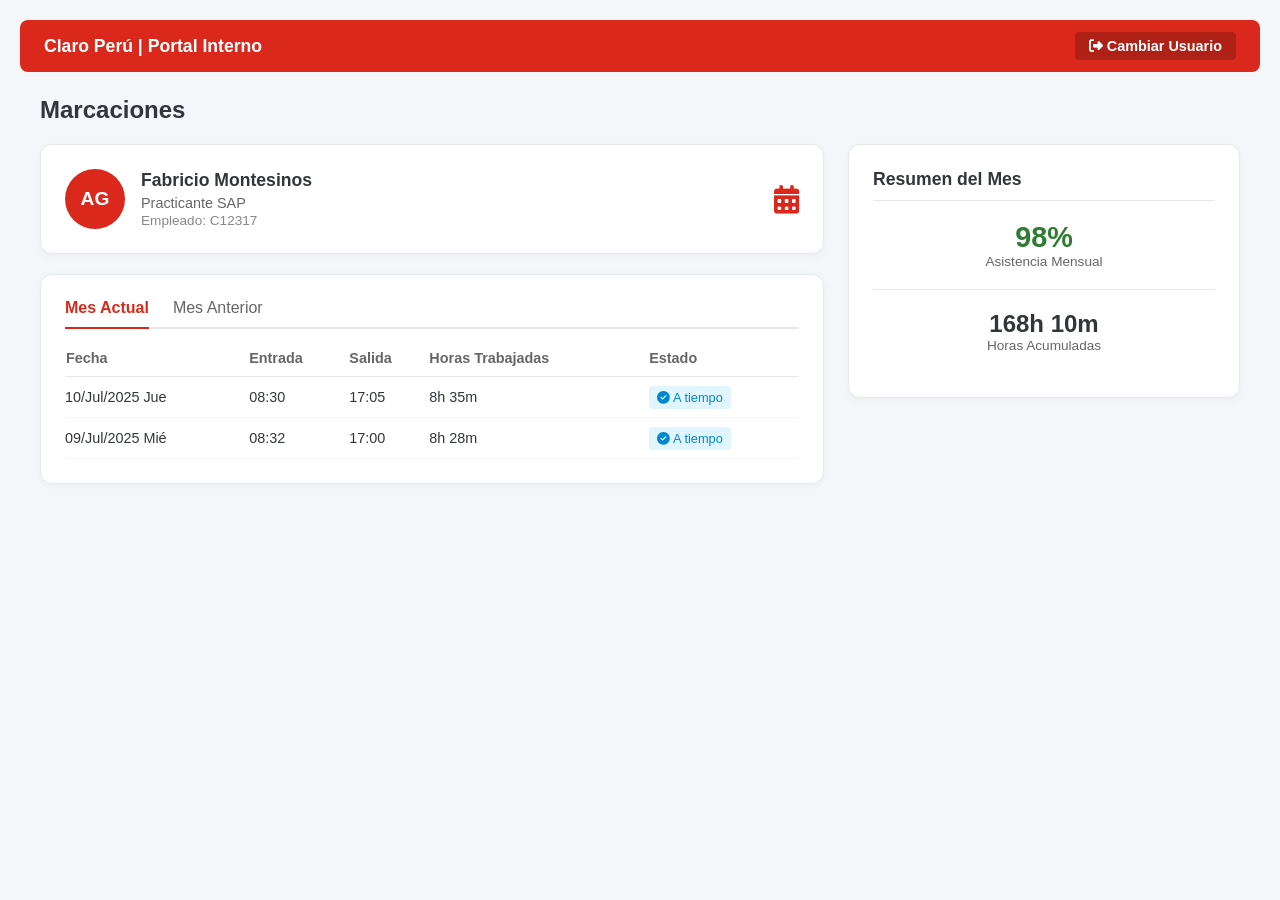
<file: index.html>
<!DOCTYPE html>
<html lang="es">
<head>
    <meta charset="UTF-8">
    <meta name="viewport" content="width=device-width, initial-scale=1.0">
    <title>Marcaciones de Asistencia | SAP Build Work Zone</title>
    <link rel="stylesheet" href="css/styles.css">
    <link rel="stylesheet" href="https://cdnjs.cloudflare.com/ajax/libs/font-awesome/6.4.0/css/all.min.css">
</head>
<body>

    <!-- Cabecera de navegación con control de roles -->
    <header style="background: #da291c; color: white; padding: 12px 24px; display: flex; justify-content: space-between; align-items: center; border-radius: 8px; margin-bottom: 24px;">
        <div style="display: flex; align-items: center; gap: 12px;">
            <span style="font-weight: bold; font-size: 1.1rem;">Claro Perú | Portal Interno</span>
        </div>
        <div style="display: flex; align-items: center; gap: 15px;">
            <!-- Este botón solo aparece si el rol es 'jefe' -->
            <a id="btn-menu-jefe" href="team.html" style="display: none; color: white; text-decoration: none; background: rgba(255,255,255,0.25); padding: 6px 14px; border-radius: 4px; font-size: 0.9rem; font-weight: 600;">
                <i class="fa-solid fa-users"></i> Ver Equipo (Jefe)
            </a>
            <a href="login.html" style="color: white; text-decoration: none; background: rgba(0,0,0,0.2); padding: 6px 14px; border-radius: 4px; font-size: 0.9rem; font-weight: 600;">
                <i class="fa-solid fa-right-from-bracket"></i> Cambiar Usuario
            </a>
        </div>
    </header>

    <div class="main-container">
        <h2 class="section-title">Marcaciones</h2>

        <div style="display: grid; grid-template-columns: 2fr 1fr; gap: 24px;">
            
            <!-- Columna Izquierda: Perfil y Tabla de Registros -->
            <div>
                <!-- Tarjeta de Perfil Dinámica -->
                <div class="card" style="display: flex; align-items: center; justify-content: space-between;">
                    <div style="display: flex; align-items: center; gap: 16px;">
                        <div id="avatar-perfil" style="width: 60px; height: 60px; background: #da291c; border-radius: 50%; display: flex; align-items: center; justify-content: center; font-size: 1.2rem; font-weight: bold; color: white;">
                            AG
                        </div>
                        <div>
                            <h3 id="nombre-usuario" style="margin: 0; font-size: 1.1rem; color: #32363a;">Fabricio Montesinos</h3>
                            <p id="puesto-usuario" style="margin: 4px 0 0 0; color: #666; font-size: 0.9rem;">Practicante SAP</p>
                            <p style="margin: 2px 0 0 0; color: #888; font-size: 0.85rem;">Empleado: <span id="id-empleado">C12317</span></p>
                        </div>
                    </div>
                    <div>
                        <i class="fa-solid fa-calendar-days" style="font-size: 1.8rem; color: #da291c;"></i>
                    </div>
                </div>

                <!-- Pestañas y Tabla -->
                <div class="card">
                    <div style="display: flex; gap: 24px; border-bottom: 2px solid #e5e9ec; margin-bottom: 20px; padding-bottom: 10px;">
                        <span id="tab-actual" onclick="cambiarPestana('actual')" style="font-weight: 600; color: #da291c; cursor: pointer; border-bottom: 2px solid #da291c; padding-bottom: 10px; margin-bottom: -12px;">Mes Actual</span>
                        <span id="tab-anterior" onclick="cambiarPestana('anterior')" style="color: #666; cursor: pointer; padding-bottom: 10px; margin-bottom: -12px;">Mes Anterior</span>
                    </div>

                    <!-- Tabla Mes Actual -->
                    <table id="tabla-actual" style="width: 100%; border-collapse: collapse; text-align: left; font-size: 0.9rem;">
                        <thead>
                            <tr style="color: #666; border-bottom: 1px solid #e5e9ec;">
                                <th style="padding-bottom: 10px;">Fecha</th>
                                <th style="padding-bottom: 10px;">Entrada</th>
                                <th style="padding-bottom: 10px;">Salida</th>
                                <th style="padding-bottom: 10px;">Horas Trabajadas</th>
                                <th style="padding-bottom: 10px;">Estado</th>
                            </tr>
                        </thead>
                        <tbody>
                            <tr style="border-bottom: 1px solid #f4f6f9;"><td style="padding: 12px 0;">10/Jul/2025 Jue</td><td>08:30</td><td>17:05</td><td>8h 35m</td><td><span style="background: #e1f5fe; color: #0288d1; padding: 4px 8px; border-radius: 4px; font-size: 0.8rem;"><i class="fa-solid fa-circle-check"></i> A tiempo</span></td></tr>
                            <tr style="border-bottom: 1px solid #f4f6f9;"><td style="padding: 12px 0;">09/Jul/2025 Mié</td><td>08:32</td><td>17:00</td><td>8h 28m</td><td><span style="background: #e1f5fe; color: #0288d1; padding: 4px 8px; border-radius: 4px; font-size: 0.8rem;"><i class="fa-solid fa-circle-check"></i> A tiempo</span></td></tr>
                        </tbody>
                    </table>

                    <!-- Tabla Mes Anterior -->
                    <table id="tabla-anterior" style="width: 100%; border-collapse: collapse; text-align: left; font-size: 0.9rem; display: none;">
                        <thead>
                            <tr style="color: #666; border-bottom: 1px solid #e5e9ec;">
                                <th style="padding-bottom: 10px;">Fecha</th>
                                <th style="padding-bottom: 10px;">Entrada</th>
                                <th style="padding-bottom: 10px;">Salida</th>
                                <th style="padding-bottom: 10px;">Horas Trabajadas</th>
                                <th style="padding-bottom: 10px;">Estado</th>
                            </tr>
                        </thead>
                        <tbody>
                            <tr style="border-bottom: 1px solid #f4f6f9;"><td style="padding: 12px 0;">30/Jun/2025 Lun</td><td>08:28</td><td>17:02</td><td>8h 34m</td><td><span style="background: #e1f5fe; color: #0288d1; padding: 4px 8px; border-radius: 4px; font-size: 0.8rem;"><i class="fa-solid fa-circle-check"></i> A tiempo</span></td></tr>
                        </tbody>
                    </table>
                </div>
            </div>

            <!-- Columna Derecha: Resumen del Mes -->
            <div>
                <div class="card">
                    <h3 style="margin-top: 0; font-size: 1.1rem; border-bottom: 1px solid #e5e9ec; padding-bottom: 10px;">Resumen del Mes</h3>
                    <div style="text-align: center; margin: 20px 0;">
                        <div style="font-size: 1.8rem; font-weight: bold; color: #2e7d32;">98%</div>
                        <div style="font-size: 0.85rem; color: #666;">Asistencia Mensual</div>
                    </div>
                    <hr style="border: 0; border-top: 1px solid #e5e9ec; margin: 20px 0;">
                    <div style="text-align: center; margin: 20px 0;">
                        <div style="font-size: 1.5rem; font-weight: bold; color: #32363a;">168h 10m</div>
                        <div style="font-size: 0.85rem; color: #666;">Horas Acumuladas</div>
                    </div>
                </div>
            </div>

        </div>
    </div>

    <script>
        // Lógica de validación de roles al cargar la página index.html
        window.onload = function() {
            const rol = localStorage.getItem('rolUsuario') || 'usuario';
            if (rol === 'jefe') {
                document.getElementById('btn-menu-jefe').style.display = 'inline-block';
                document.getElementById('nombre-usuario').innerText = "Omar Zamudio";
                document.getElementById('puesto-usuario').innerText = "Jefe de SAP Proyectos";
                document.getElementById('id-empleado').innerText = "C12548";
                document.getElementById('avatar-perfil').innerText = "ML";
                document.getElementById('avatar-perfil').style.background = "#002D62";
            }
        };

        function cambiarPestana(tipo) {
            const tabActual = document.getElementById('tab-actual');
            const tabAnterior = document.getElementById('tab-anterior');
            const tablaActual = document.getElementById('tabla-actual');
            const tablaAnterior = document.getElementById('tabla-anterior');

            if (tipo === 'actual') {
                tabActual.style.fontWeight = "600";
                tabActual.style.color = "#da291c";
                tabActual.style.borderBottom = "2px solid #da291c";
                tabAnterior.style.fontWeight = "normal";
                tabAnterior.style.color = "#666";
                tabAnterior.style.borderBottom = "none";
                tablaActual.style.display = "table";
                tablaAnterior.style.display = "none";
            } else {
                tabAnterior.style.fontWeight = "600";
                tabAnterior.style.color = "#da291c";
                tabAnterior.style.borderBottom = "2px solid #da291c";
                tabActual.style.fontWeight = "normal";
                tabActual.style.color = "#666";
                tabActual.style.borderBottom = "none";
                tablaAnterior.style.display = "table";
                tablaActual.style.display = "none";
            }
        }
    </script>
</body>
</html>
</file>
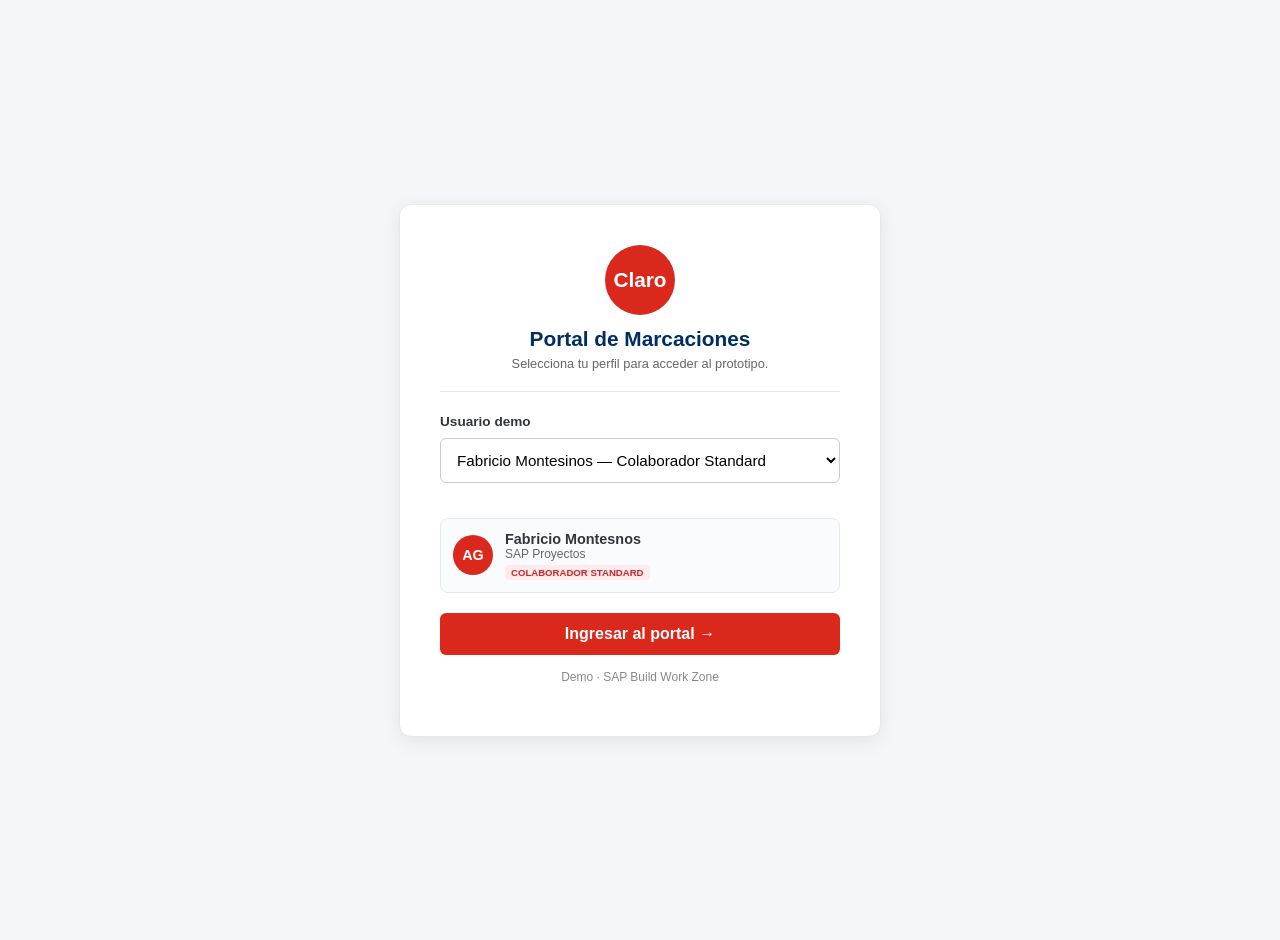
<file: login.html>
<!DOCTYPE html>
<html lang="es">
<head>
    <meta charset="UTF-8">
    <meta name="viewport" content="width=device-width, initial-scale=1.0">
    <title>Portal de Vacaciones - Iniciar Sesión</title>
    <link rel="stylesheet" href="css/styles.css">
    <link rel="stylesheet" href="https://cdnjs.cloudflare.com/ajax/libs/font-awesome/6.4.0/css/all.min.css">
    <style>
        body {
            background-color: #f4f6f9;
            display: flex;
            justify-content: center;
            align-items: center;
            height: 100vh;
            margin: 0;
        }
        .login-box {
            background: white;
            padding: 40px;
            border-radius: 12px;
            box-shadow: 0 4px 20px rgba(0,0,0,0.08);
            width: 400px;
            border: 1px solid #e5e9ec;
            text-align: center;
        }
        .form-select {
            width: 100%;
            padding: 12px;
            border-radius: 6px;
            border: 1px solid #ccc;
            font-size: 0.95rem;
            margin-top: 8px;
            margin-bottom: 20px;
            background: #fff;
            outline: none;
        }
        .btn-ingresar {
            background-color: #da291c;
            color: white;
            border: none;
            width: 100%;
            padding: 12px;
            border-radius: 6px;
            font-size: 1rem;
            font-weight: 600;
            cursor: pointer;
            transition: background 0.2s;
        }
        .btn-ingresar:hover {
            background-color: #b52217;
        }
    </style>
</head>
<body>

    <div class="login-box">
        <div style="margin-bottom: 20px;">
            <div style="width: 70px; height: 70px; background: #da291c; border-radius: 50%; display: flex; align-items: center; justify-content: center; margin: 0 auto 12px auto; color: white; font-weight: bold; font-size: 1.3rem;">
                Claro
            </div>
            <h2 style="margin: 0; font-size: 1.3rem; color: #002D62;">Portal de Marcaciones</h2>
            <p style="margin: 5px 0 0 0; font-size: 0.8rem; color: #666;">Selecciona tu perfil para acceder al prototipo.</p>
        </div>

        <hr style="border: 0; border-top: 1px solid #e5e9ec; margin-bottom: 20px;">

        <div style="text-align: left; margin-bottom: 15px;">
            <label style="font-size: 0.85rem; font-weight: 600; color: #32363a;">Usuario demo</label>
            <select id="selector-rol" class="form-select" onchange="actualizarPreview()">
                <option value="usuario">Fabricio Montesinos — Colaborador Standard</option>
                <option value="jefe">Omar Zamudio — Jefe Aprobador</option>
            </select>
        </div>

        <div id="preview-card" style="background: #f9fbfd; border: 1px solid #e5e9ec; border-radius: 8px; padding: 12px; text-align: left; margin-bottom: 20px; display: flex; align-items: center; gap: 12px;">
            <div id="preview-iniciales" style="width: 40px; height: 40px; background: #da291c; color: white; border-radius: 50%; display: flex; align-items: center; justify-content: center; font-weight: bold; font-size: 0.9rem;">AG</div>
            <div>
                <div id="preview-nombre" style="font-weight: 600; font-size: 0.9rem; color: #32363a;">Fabricio Montesnos</div>
                <div id="preview-puesto" style="font-size: 0.75rem; color: #666;">SAP Proyectos</div>
                <span id="preview-badge" style="display: inline-block; background: #ffebee; color: #c62828; font-size: 0.6rem; font-weight: bold; padding: 2px 6px; border-radius: 4px; margin-top: 4px;">COLABORADOR STANDARD</span>
            </div>
        </div>

        <button class="btn-ingresar" onclick="iniciarSesion()">Ingresar al portal →</button>
        <p style="font-size: 0.75rem; color: #888; margin-top: 15px;">Demo · SAP Build Work Zone</p>
    </div>

    <script>
        function actualizarPreview() {
            const rol = document.getElementById('selector-rol').value;
            const iniciales = document.getElementById('preview-iniciales');
            const nombre = document.getElementById('preview-nombre');
            const puesto = document.getElementById('preview-puesto');
            const badge = document.getElementById('preview-badge');

            if (rol === 'jefe') {
                iniciales.innerText = "ML";
                iniciales.style.background = "#002D62";
                nombre.innerText = "Omar Zamudio";
                puesto.innerText = "Jefe de Proyectos";
                badge.innerText = "JEFE APROBADOR";
                badge.style.background = "#e3f2fd";
                badge.style.color = "#1565c0";
            } else {
                iniciales.innerText = "AG";
                iniciales.style.background = "#da291c";
                nombre.innerText = "Fabricio Montesinos";
                puesto.innerText = "Practicante SAP";
                badge.innerText = "COLABORADOR STANDARD";
                badge.style.background = "#ffebee";
                badge.style.color = "#c62828";
            }
        }

        function iniciarSesion() {
            const rolSeleccionado = document.getElementById('selector-rol').value;
            localStorage.setItem('rolUsuario', rolSeleccionado);
            window.location.href = "index.html";
        }
    </script>
</body>
</html>
</file>
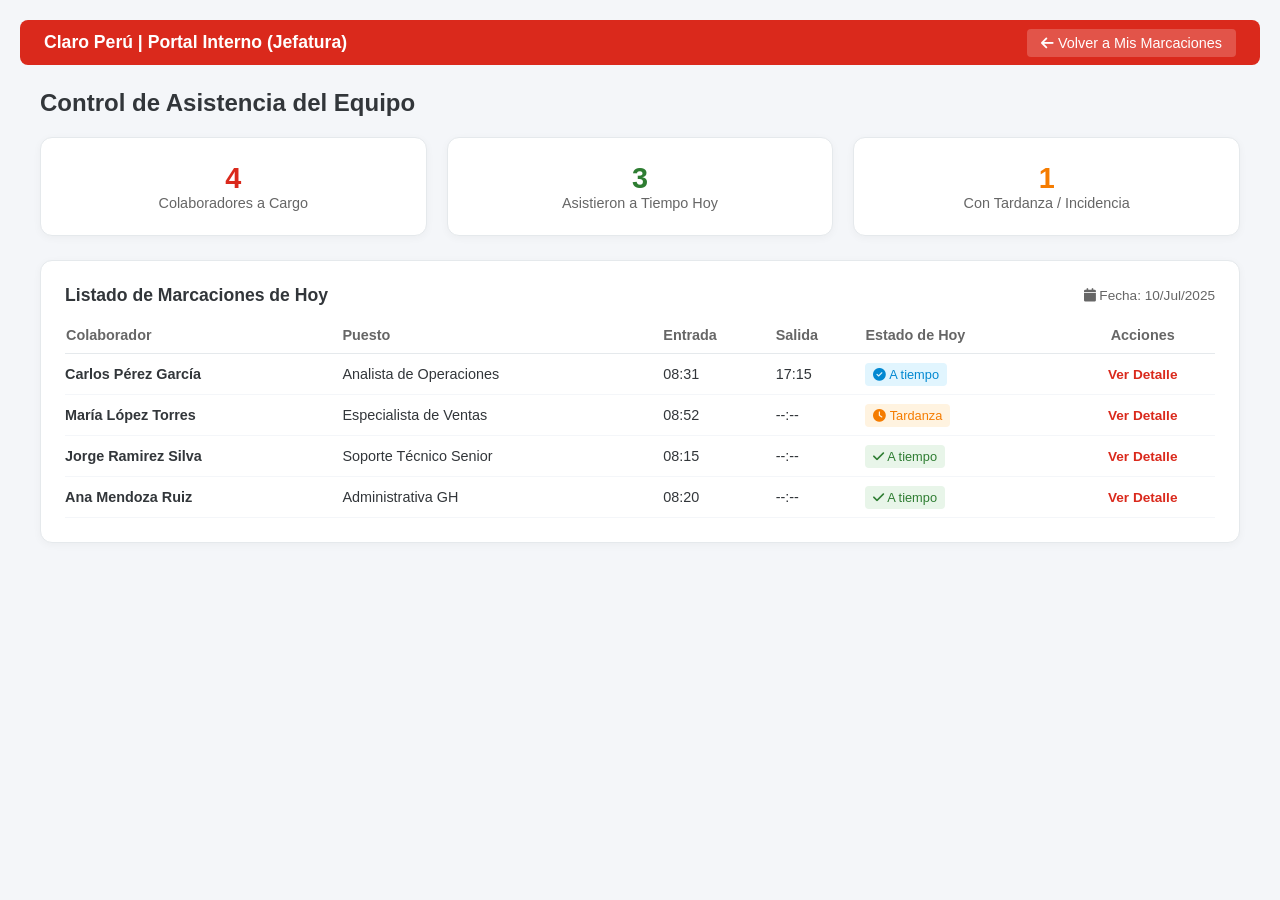
<file: team.html>
<!DOCTYPE html>
<html lang="es">
<head>
    <meta charset="UTF-8">
    <meta name="viewport" content="width=device-width, initial-scale=1.0">
    <title>Marcaciones del Equipo | SAP Build Work Zone</title>
    <link rel="stylesheet" href="css/styles.css">
    <link rel="stylesheet" href="https://cdnjs.cloudflare.com/ajax/libs/font-awesome/6.4.0/css/all.min.css">
</head>
<body>

    <!-- Cabecera de navegación simulada del Work Zone -->
    <header style="background: #da291c; color: white; padding: 12px 24px; display: flex; justify-content: space-between; align-items: center; border-radius: 8px; margin-bottom: 24px;">
        <div style="display: flex; align-items: center; gap: 12px;">
            <span style="font-weight: bold; font-size: 1.1rem;">Claro Perú | Portal Interno (Jefatura)</span>
        </div>
        <div>
            <a href="index.html" style="color: white; text-decoration: none; background: rgba(255,255,255,0.2); padding: 6px 14px; border-radius: 4px; font-size: 0.9rem;">
                <i class="fa-solid fa-arrow-left"></i> Volver a Mis Marcaciones
            </a>
        </div>
    </header>

    <div class="main-container">
        <h2 class="section-title">Control de Asistencia del Equipo</h2>

        <!-- Tarjetas Resumen de Equipo -->
        <div style="display: grid; grid-template-columns: repeat(3, 1fr); gap: 20px; margin-bottom: 24px;">
            <div class="card" style="margin-bottom: 0; text-align: center;">
                <div style="font-size: 1.8rem; font-weight: bold; color: #da291c;">4</div>
                <div style="color: #666; font-size: 0.9rem;">Colaboradores a Cargo</div>
            </div>
            <div class="card" style="margin-bottom: 0; text-align: center;">
                <div style="font-size: 1.8rem; font-weight: bold; color: #2e7d32;">3</div>
                <div style="color: #666; font-size: 0.9rem;">Asistieron a Tiempo Hoy</div>
            </div>
            <div class="card" style="margin-bottom: 0; text-align: center;">
                <div style="font-size: 1.8rem; font-weight: bold; color: #f57c00;">1</div>
                <div style="color: #666; font-size: 0.9rem;">Con Tardanza / Incidencia</div>
            </div>
        </div>

        <!-- Tabla de Colaboradores del Equipo -->
        <div class="card">
            <div style="display: flex; justify-content: space-between; align-items: center; margin-bottom: 20px;">
                <h3 style="margin: 0; font-size: 1.1rem;">Listado de Marcaciones de Hoy</h3>
                <span style="font-size: 0.85rem; color: #666;"><i class="fa-solid fa-calendar"></i> Fecha: 10/Jul/2025</span>
            </div>

            <table style="width: 100%; border-collapse: collapse; text-align: left; font-size: 0.9rem;">
                <thead>
                    <tr style="color: #666; border-bottom: 1px solid #e5e9ec;">
                        <th style="padding-bottom: 10px;">Colaborador</th>
                        <th style="padding-bottom: 10px;">Puesto</th>
                        <th style="padding-bottom: 10px;">Entrada</th>
                        <th style="padding-bottom: 10px;">Salida</th>
                        <th style="padding-bottom: 10px;">Estado de Hoy</th>
                        <th style="padding-bottom: 10px; text-align: center;">Acciones</th>
                    </tr>
                </thead>
                <tbody>
                    <tr style="border-bottom: 1px solid #f4f6f9;">
                        <td style="padding: 12px 0; font-weight: 600;">Carlos Pérez García</td>
                        <td>Analista de Operaciones</td>
                        <td>08:31</td>
                        <td>17:15</td>
                        <td><span style="background: #e1f5fe; color: #0288d1; padding: 4px 8px; border-radius: 4px; font-size: 0.8rem;"><i class="fa-solid fa-circle-check"></i> A tiempo</span></td>
                        <td style="text-align: center;"><a href="index.html" style="color: #da291c; text-decoration: none; font-size: 0.85rem; font-weight: 600;">Ver Detalle</a></td>
                    </tr>
                    <tr style="border-bottom: 1px solid #f4f6f9;">
                        <td style="padding: 12px 0; font-weight: 600;">María López Torres</td>
                        <td>Especialista de Ventas</td>
                        <td>08:52</td>
                        <td>--:--</td>
                        <td><span style="background: #fff3e0; color: #f57c00; padding: 4px 8px; border-radius: 4px; font-size: 0.8rem;"><i class="fa-solid fa-clock"></i> Tardanza</span></td>
                        <td style="text-align: center;"><a href="#" style="color: #da291c; text-decoration: none; font-size: 0.85rem; font-weight: 600;">Ver Detalle</a></td>
                    </tr>
                    <tr style="border-bottom: 1px solid #f4f6f9;">
                        <td style="padding: 12px 0; font-weight: 600;">Jorge Ramirez Silva</td>
                        <td>Soporte Técnico Senior</td>
                        <td>08:15</td>
                        <td>--:--</td>
                        <td><span style="background: #e8f5e9; color: #2e7d32; padding: 4px 8px; border-radius: 4px; font-size: 0.8rem;"><i class="fa-solid fa-check"></i> A tiempo</span></td>
                        <td style="text-align: center;"><a href="#" style="color: #da291c; text-decoration: none; font-size: 0.85rem; font-weight: 600;">Ver Detalle</a></td>
                    </tr>
                    <tr style="border-bottom: 1px solid #f4f6f9;">
                        <td style="padding: 12px 0; font-weight: 600;">Ana Mendoza Ruiz</td>
                        <td>Administrativa GH</td>
                        <td>08:20</td>
                        <td>--:--</td>
                        <td><span style="background: #e8f5e9; color: #2e7d32; padding: 4px 8px; border-radius: 4px; font-size: 0.8rem;"><i class="fa-solid fa-check"></i> A tiempo</span></td>
                        <td style="text-align: center;"><a href="#" style="color: #da291c; text-decoration: none; font-size: 0.85rem; font-weight: 600;">Ver Detalle</a></td>
                    </tr>
                </tbody>
            </table>
        </div>
    </div>

</body>
</html>
</file>
<file: css/styles.css>
:root {
  --primary-red: #da291c;
  --bg-color: #f4f6f9;
  --text-main: #32363a;
  --card-bg: #ffffff;
  --border-color: #e5e9ec;
}

body {
  font-family: 'Segoe UI', Tahoma, Geneva, Verdana, sans-serif;
  background-color: var(--bg-color);
  color: var(--text-main);
  margin: 0;
  padding: 20px;
}

.main-container {
  max-width: 1200px;
  margin: 0 auto;
}

h2.section-title {
  font-size: 1.5rem;
  font-weight: 600;
  color: var(--text-main);
  margin-bottom: 20px;
}

.card {
  background-color: var(--card-bg);
  border-radius: 12px;
  box-shadow: 0 2px 8px rgba(0, 0, 0, 0.04);
  padding: 24px;
  margin-bottom: 20px;
  border: 1px solid var(--border-color);
}
</file>
